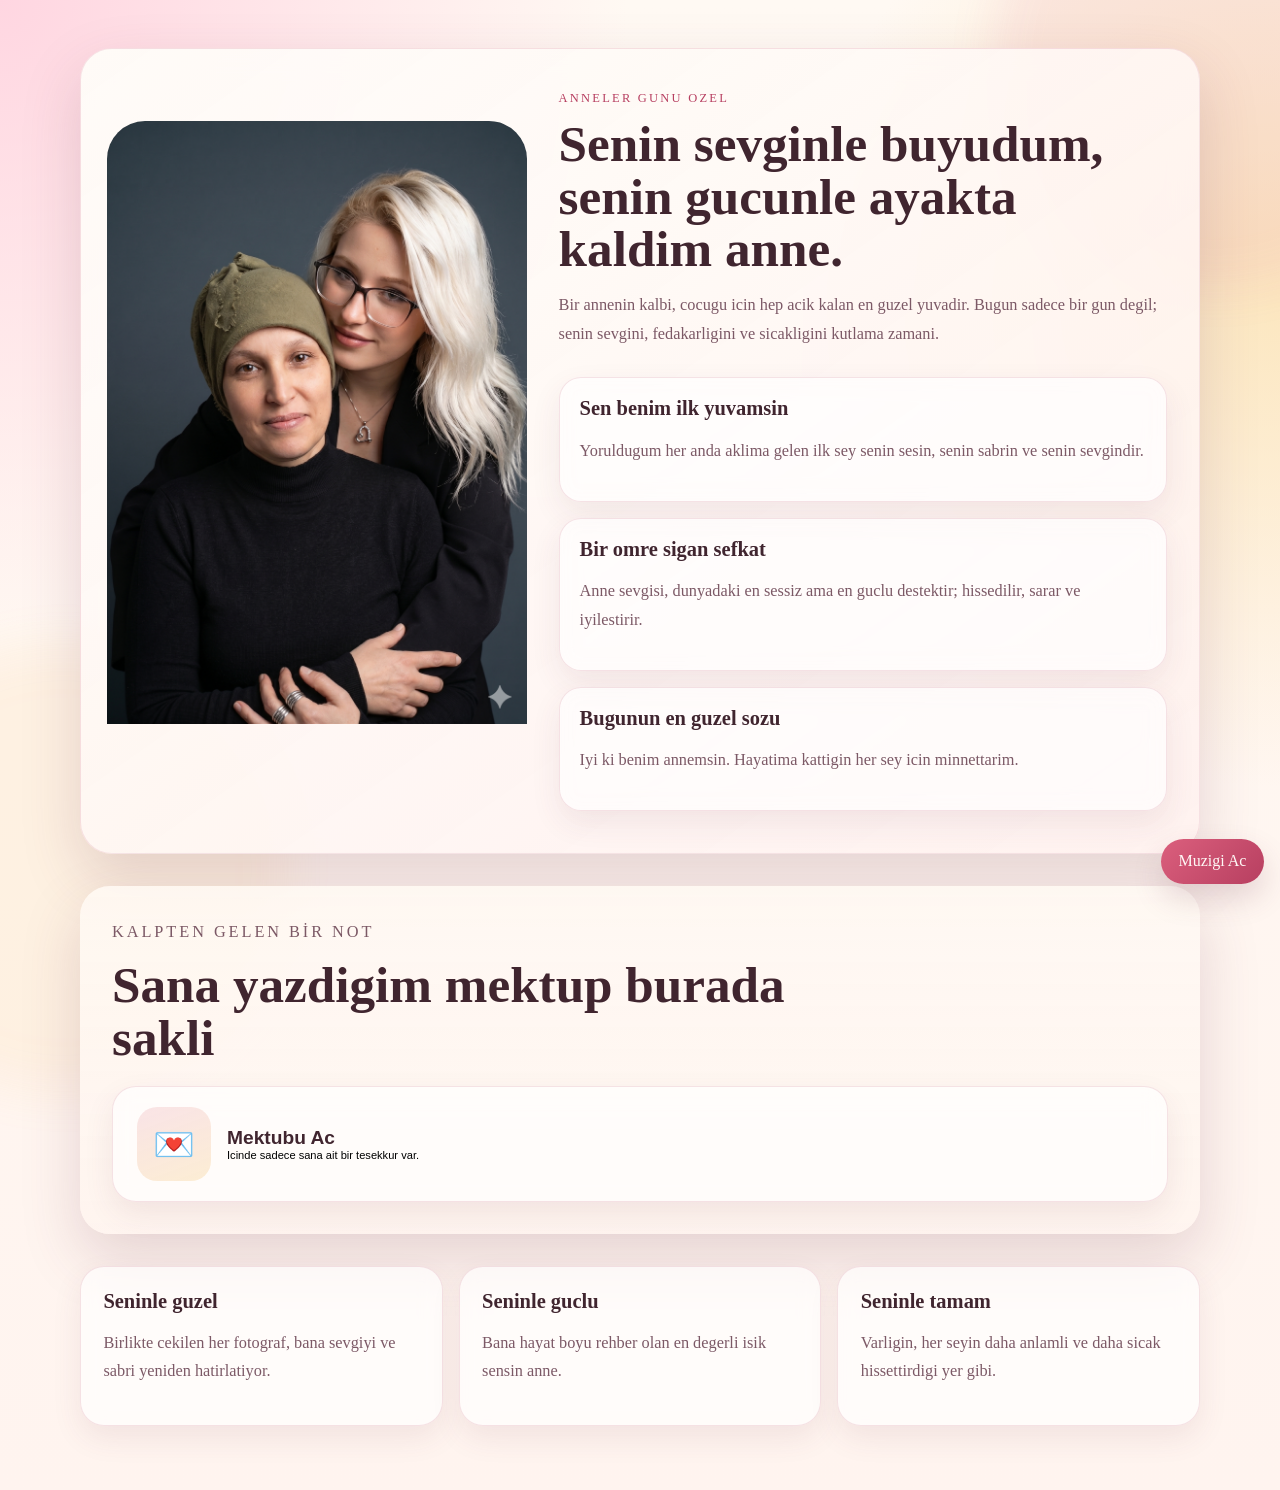
<file: index.html>
<!DOCTYPE html>
<html lang="tr">
<head>
  <meta charset="UTF-8">
  <meta name="viewport" content="width=device-width, initial-scale=1.0">
  <title>Anneler Gunun Kutlu Olsun</title>
  <meta name="description" content="Anneler Gunu icin sevgi dolu bir surpriz sayfasi.">
  <link rel="stylesheet" href="styles.css">
</head>
<body>
  <div class="falling-hearts" aria-hidden="true"></div>
  <audio
    id="backgroundMusic"
    src="annem.mp3"
    preload="auto"
    autoplay
    loop
    playsinline
  ></audio>
  <button id="musicToggle" class="music-toggle" type="button" aria-pressed="false">Muzigi Ac</button>

  <main class="page-shell">
    <section class="hero-card">
      <div class="photo-panel">
        <img
          id="heroPhoto"
          src="annem.png"
          alt="Anne ve cocugunun birlikte fotografi"
        >
        <div class="photo-fallback" id="photoFallback" hidden>
          <span>Buraya annenle olan fotografin gelecek</span>
          <small>Fotografin klasorun icinde annem.png olarak durmali.</small>
        </div>
      </div>

      <div class="hero-copy">
        <p class="eyebrow">Anneler Gunu Ozel</p>
        <h1>Senin sevginle buyudum, senin gucunle ayakta kaldim anne.</h1>
        <p class="lead">
          Bir annenin kalbi, cocugu icin hep acik kalan en guzel yuvadir.
          Bugun sadece bir gun degil; senin sevgini, fedakarligini ve sicakligini kutlama zamani.
        </p>

        <div class="quote-stack">
          <article class="quote-card">
            <h2>Sen benim ilk yuvamsin</h2>
            <p>
              Yoruldugum her anda aklima gelen ilk sey senin sesin, senin sabrin ve senin sevgindir.
            </p>
          </article>

          <article class="quote-card">
            <h2>Bir omre sigan sefkat</h2>
            <p>
              Anne sevgisi, dunyadaki en sessiz ama en guclu destektir; hissedilir, sarar ve iyilestirir.
            </p>
          </article>

          <article class="quote-card">
            <h2>Bugunun en guzel sozu</h2>
            <p>
              Iyi ki benim annemsin. Hayatima kattigin her sey icin minnettarim.
            </p>
          </article>
        </div>
      </div>
    </section>

    <section class="letter-section">
      <div class="section-heading">
        <p class="eyebrow">Kalpten Gelen Bir Not</p>
        <h2>Sana yazdigim mektup burada sakli</h2>
      </div>

      <button class="letter-button" id="openLetter" type="button" aria-haspopup="dialog">
        <span class="letter-icon">&#x1F48C;</span>
        <span class="letter-text">
          <strong>Mektubu Ac</strong>
          <small>Icinde sadece sana ait bir tesekkur var.</small>
        </span>
      </button>
    </section>

    <section class="memory-strip">
      <div class="memory-card">
        <h3>Seninle guzel</h3>
        <p>
          Birlikte cekilen her fotograf, bana sevgiyi ve sabri yeniden hatirlatiyor.
        </p>
      </div>
      <div class="memory-card">
        <h3>Seninle guclu</h3>
        <p>
          Bana hayat boyu rehber olan en degerli isik sensin anne.
        </p>
      </div>
      <div class="memory-card">
        <h3>Seninle tamam</h3>
        <p>
          Varligin, her seyin daha anlamli ve daha sicak hissettirdigi yer gibi.
        </p>
      </div>
    </section>

  </main>

  <div class="modal" id="letterModal" hidden>
    <div class="modal-backdrop" id="closeLetterBackdrop"></div>
    <div class="modal-card" role="dialog" aria-modal="true" aria-labelledby="letterTitle">
      <button class="close-modal" id="closeLetterButton" type="button" aria-label="Mektubu kapat">&times;</button>
      <p class="eyebrow">Canim Anneme</p>
      <h2 id="letterTitle">Anneler Gunun kutlu olsun</h2>
      <p>
        Bana kattigin sevgi, sabir ve guc icin sana ne kadar tesekkur etsem az.
        En zor zamanlarimda bile yanimda oldugun, bana umut oldugun ve yuzume sevgiyle baktigin her an icin minnettarim.
      </p>
      <p>
        Senin evladin olmak benim en buyuk sansim. Iyi ki varsin, iyi ki benim annemsin.
        Kalbimdeki en ozel yerde hep sen olacaksin.
      </p>
      <p class="signature">Seni cok seviyorum.</p>
    </div>
  </div>

  <script src="script.js"></script>
</body>
</html>
</file>
<file: styles.css>
:root {
  --bg-rose: #fff4ef;
  --bg-cream: #fff9f3;
  --ink: #40252f;
  --muted: #7c5966;
  --card: rgba(255, 250, 246, 0.78);
  --accent: #db5f7d;
  --accent-deep: #b73f60;
  --gold: #f4c56d;
  --shadow: 0 24px 60px rgba(112, 56, 76, 0.18);
}

* {
  box-sizing: border-box;
}

html {
  scroll-behavior: smooth;
}

body {
  margin: 0;
  min-height: 100vh;
  font-family: "Palatino Linotype", "Book Antiqua", Georgia, serif;
  color: var(--ink);
  background:
    radial-gradient(circle at top left, rgba(255, 208, 222, 0.85), transparent 32%),
    radial-gradient(circle at right 20%, rgba(251, 225, 175, 0.75), transparent 28%),
    linear-gradient(180deg, var(--bg-cream) 0%, var(--bg-rose) 100%);
  overflow-x: hidden;
}

body::before,
body::after {
  content: "";
  position: fixed;
  inset: auto;
  width: 28rem;
  height: 28rem;
  border-radius: 50%;
  filter: blur(24px);
  opacity: 0.28;
  z-index: -2;
}

body::before {
  top: -10rem;
  right: -10rem;
  background: rgba(219, 95, 125, 0.38);
}

body::after {
  bottom: -12rem;
  left: -10rem;
  background: rgba(244, 197, 109, 0.4);
}

.falling-hearts {
  position: fixed;
  inset: 0;
  pointer-events: none;
  overflow: hidden;
  z-index: 0;
}

.music-toggle {
  position: fixed;
  right: 1rem;
  bottom: 1rem;
  z-index: 25;
  border: 0;
  border-radius: 999px;
  padding: 0.85rem 1.1rem;
  font: inherit;
  color: #fff8f6;
  background: linear-gradient(135deg, var(--accent), var(--accent-deep));
  box-shadow: 0 14px 30px rgba(112, 56, 76, 0.18);
  cursor: pointer;
}

.page-shell {
  position: relative;
  z-index: 1;
  width: min(1120px, calc(100% - 2rem));
  margin: 0 auto;
  padding: 3rem 0 4rem;
}

.hero-card,
.letter-section,
.memory-strip {
  position: relative;
}

.hero-card {
  display: grid;
  grid-template-columns: minmax(280px, 420px) minmax(0, 1fr);
  gap: 2rem;
  align-items: center;
  padding: 1.6rem;
  border: 1px solid rgba(183, 63, 96, 0.12);
  border-radius: 32px;
  background: linear-gradient(145deg, rgba(255, 253, 249, 0.92), rgba(255, 241, 239, 0.86));
  box-shadow: var(--shadow);
  backdrop-filter: blur(14px);
}

.photo-panel {
  position: relative;
  min-height: 660px;
  border-radius: 38px;
  overflow: hidden;
  background: transparent;
}

.photo-panel img {
  width: 100%;
  height: 100%;
  display: block;
  object-fit: cover;
}

.photo-fallback {
  position: absolute;
  inset: 0;
  display: grid;
  place-content: center;
  gap: 0.8rem;
  padding: 2rem;
  text-align: center;
  background:
    linear-gradient(135deg, rgba(219, 95, 125, 0.2), rgba(244, 197, 109, 0.28)),
    repeating-linear-gradient(
      -45deg,
      rgba(255, 255, 255, 0.35),
      rgba(255, 255, 255, 0.35) 18px,
      rgba(255, 245, 241, 0.65) 18px,
      rgba(255, 245, 241, 0.65) 36px
    );
}

.photo-fallback[hidden] {
  display: none;
}

.photo-fallback span {
  font-size: clamp(1.35rem, 2vw, 1.9rem);
  font-weight: 700;
}

.photo-fallback small {
  color: var(--muted);
  font-size: 0.95rem;
}

.hero-copy {
  padding: 1rem 0.4rem 1rem 0;
  min-width: 0;
}

.eyebrow {
  margin: 0 0 0.8rem;
  text-transform: uppercase;
  letter-spacing: 0.18em;
  font-size: 0.78rem;
  color: var(--accent-deep);
}

.hero-copy h1,
.section-heading h2,
.modal-card h2 {
  margin: 0;
  line-height: 1.02;
  font-size: clamp(2.5rem, 4vw, 4.4rem);
  font-weight: 700;
}

.lead,
.section-heading p,
.modal-card p,
.memory-card p,
.quote-card p {
  color: var(--muted);
  font-size: 1.02rem;
  line-height: 1.75;
}

.quote-stack {
  display: grid;
  gap: 1rem;
  margin-top: 1.8rem;
}

.quote-card,
.memory-card,
.letter-button,
.modal-card {
  border: 1px solid rgba(183, 63, 96, 0.14);
  background: rgba(255, 255, 255, 0.68);
  box-shadow: 0 12px 30px rgba(112, 56, 76, 0.09);
  backdrop-filter: blur(10px);
}

.quote-card {
  border-radius: 22px;
  padding: 1.2rem 1.25rem;
}

.quote-card h2,
.memory-card h3 {
  margin: 0 0 0.5rem;
  font-size: 1.28rem;
}

.letter-section {
  margin-top: 2rem;
  padding: 2rem;
  border-radius: 30px;
  background: linear-gradient(180deg, rgba(255, 249, 243, 0.88), rgba(255, 244, 239, 0.94));
  box-shadow: var(--shadow);
}

.section-heading {
  max-width: 720px;
}

.letter-button {
  width: 100%;
  margin-top: 1.4rem;
  padding: 1.25rem 1.5rem;
  display: flex;
  align-items: center;
  gap: 1rem;
  border-radius: 24px;
  cursor: pointer;
  transition: transform 180ms ease, box-shadow 180ms ease, background 180ms ease;
}

.letter-button:hover,
.letter-button:focus-visible,
.music-toggle:hover,
.music-toggle:focus-visible,
.close-modal:hover,
.close-modal:focus-visible {
  transform: translateY(-2px);
  box-shadow: 0 14px 34px rgba(112, 56, 76, 0.14);
}

.letter-icon {
  display: grid;
  place-items: center;
  width: 74px;
  height: 74px;
  border-radius: 20px;
  font-size: 2.1rem;
  background: linear-gradient(160deg, rgba(219, 95, 125, 0.16), rgba(244, 197, 109, 0.28));
}

.letter-text {
  display: grid;
  text-align: left;
}

.letter-text strong {
  font-size: 1.2rem;
  color: var(--ink);
}

.memory-strip {
  margin-top: 2rem;
  display: grid;
  grid-template-columns: repeat(3, minmax(0, 1fr));
  gap: 1rem;
}

.memory-card {
  padding: 1.4rem;
  border-radius: 24px;
}

.modal {
  position: fixed;
  inset: 0;
  display: grid;
  place-items: center;
  z-index: 20;
}

.modal[hidden] {
  display: none;
}

.modal-backdrop {
  position: absolute;
  inset: 0;
  background: rgba(45, 19, 29, 0.48);
  backdrop-filter: blur(6px);
}

.modal-card {
  position: relative;
  width: min(680px, calc(100% - 1.5rem));
  max-height: calc(100vh - 1.5rem);
  overflow-y: auto;
  padding: 2.2rem;
  border-radius: 28px;
  background:
    linear-gradient(180deg, rgba(255, 251, 246, 0.96), rgba(255, 241, 236, 0.96));
  z-index: 1;
}

.signature {
  margin-top: 1.6rem;
  color: var(--accent-deep);
  font-style: italic;
  font-size: 1.15rem;
}

.close-modal {
  position: absolute;
  top: 1rem;
  right: 1rem;
  width: 44px;
  height: 44px;
  border: 0;
  border-radius: 50%;
  background: rgba(255, 255, 255, 0.88);
  color: var(--ink);
  font-size: 1.7rem;
  cursor: pointer;
}

.heart-piece {
  position: absolute;
  top: -10vh;
  font-size: var(--size, 1.5rem);
  opacity: 0.85;
  animation: fall var(--duration, 12s) linear forwards;
  filter: drop-shadow(0 6px 10px rgba(112, 56, 76, 0.18));
}

@keyframes fall {
  0% {
    transform: translate3d(0, -10vh, 0) rotate(0deg);
    opacity: 0;
  }

  15% {
    opacity: 0.92;
  }

  100% {
    transform: translate3d(var(--drift, 18px), 115vh, 0) rotate(360deg);
    opacity: 0;
  }
}

@media (max-width: 920px) {
  .page-shell {
    width: min(100% - 1.5rem, 1120px);
    padding-top: 1.5rem;
  }

  .hero-card {
    grid-template-columns: 1fr;
    gap: 1.4rem;
  }

  .photo-panel {
    min-height: 560px;
  }

  .hero-copy {
    padding: 0;
  }

  .memory-strip {
    grid-template-columns: 1fr;
  }
}

@media (max-width: 640px) {
  .page-shell {
    width: min(100% - 1rem, 1120px);
    padding-top: 1rem;
  }

  .hero-card,
  .letter-section {
    padding: 1.2rem;
    border-radius: 24px;
  }

  .photo-panel {
    min-height: 440px;
  }

  .letter-button {
    align-items: flex-start;
    padding: 1rem 1rem 1.1rem;
  }

  .hero-copy h1,
  .section-heading h2,
  .modal-card h2 {
    font-size: clamp(2rem, 11vw, 3.1rem);
  }

  .lead,
  .section-heading p,
  .modal-card p,
  .memory-card p,
  .quote-card p {
    font-size: 0.98rem;
    line-height: 1.65;
  }

  .quote-card,
  .memory-card,
  .modal-card {
    border-radius: 20px;
  }

  .letter-icon {
    width: 60px;
    height: 60px;
    font-size: 1.7rem;
  }
}

@media (max-width: 420px) {
  .page-shell {
    width: calc(100% - 0.75rem);
    padding-top: 0.75rem;
    padding-bottom: 2rem;
  }

  .hero-card,
  .letter-section {
    padding: 0.9rem;
    border-radius: 20px;
  }

  .photo-panel {
    min-height: 360px;
  }

  .music-toggle {
    right: 0.7rem;
    bottom: 0.7rem;
    padding: 0.75rem 0.95rem;
    font-size: 0.92rem;
  }

  .eyebrow {
    letter-spacing: 0.14em;
    font-size: 0.72rem;
  }

  .hero-copy h1,
  .section-heading h2,
  .modal-card h2 {
    font-size: clamp(1.75rem, 10vw, 2.4rem);
  }

  .modal-card {
    width: calc(100% - 0.75rem);
    padding: 1.4rem;
  }

  .close-modal {
    top: 0.7rem;
    right: 0.7rem;
    width: 40px;
    height: 40px;
  }
}
</file>
